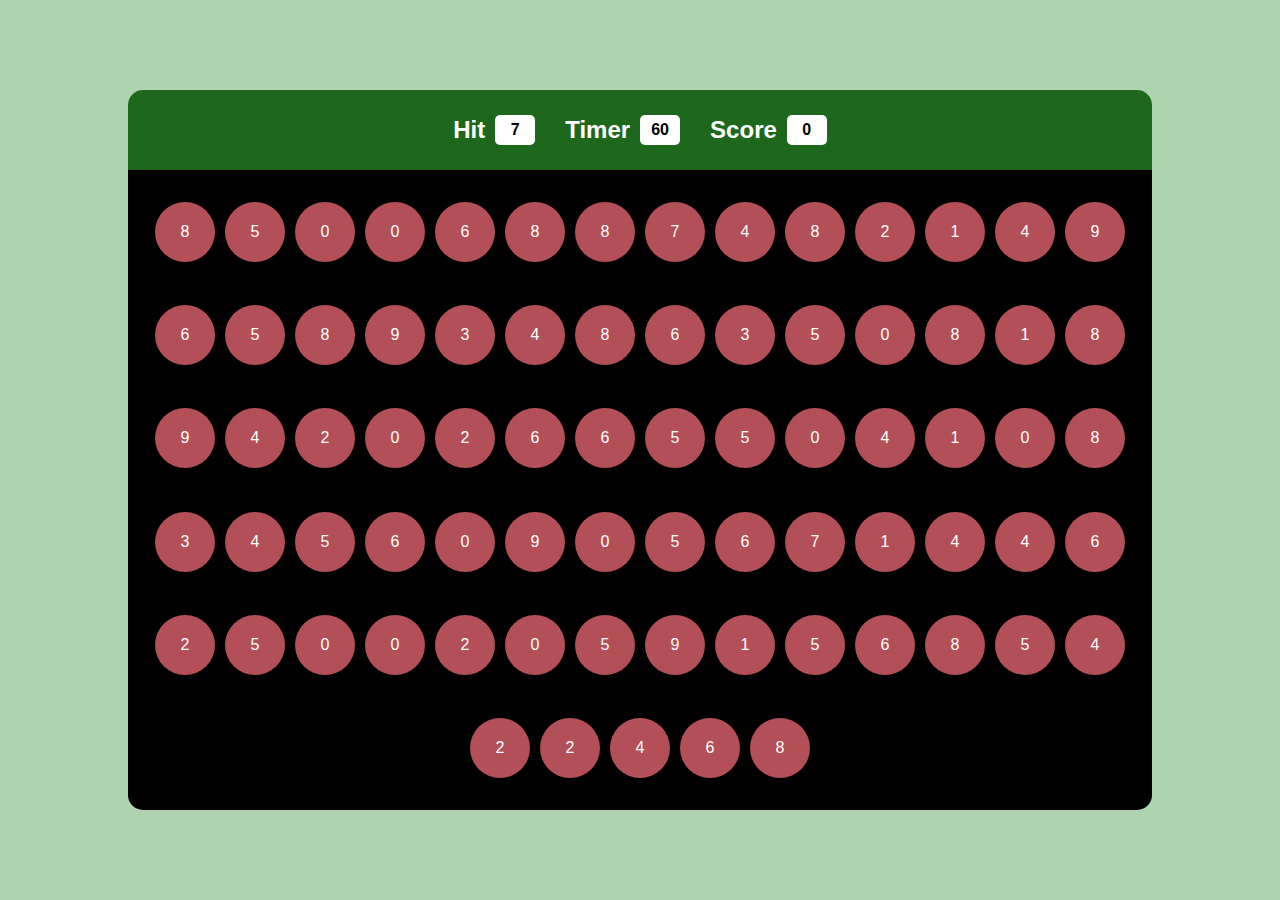
<file: Bubble-Game/index.html>
<!DOCTYPE html>
<html lang="en">
<head>
    <meta charset="UTF-8">
    <meta name="viewport" content="width=device-width, initial-scale=1.0">
    <link rel="stylesheet" href="styles.css"> 
    <title>Bubble Game</title>
</head>
<body>
    <!-- Main container -->
    <div class="main">
        <div class="pannel">
            
            <!-- Top panel to show game stats -->
            <div class="ptop">

                <!-- Section to display the current target number (Hit) -->
                <div class="enum">
                    <h2>Hit</h2>
                    <div id="myHit" class="box"></div>
                </div>

                <!-- Section to display the countdown timer -->
                <div class="enum">
                    <h2>Timer</h2>
                    <div id="innerTime" class="box"></div>
                </div>

                <!-- Section to display the player's score -->
                <div class="enum">
                    <h2>Score</h2>
                    <div id="myScore" class="box"></div>
                </div>

            </div>

            <!-- Bottom panel where bubbles will be displayed -->
            <div id="pannelBottom" class="pbottam"></div>
        </div>
    </div>  

    <script src="script.js"></script> 
</body>
</html>
</file>
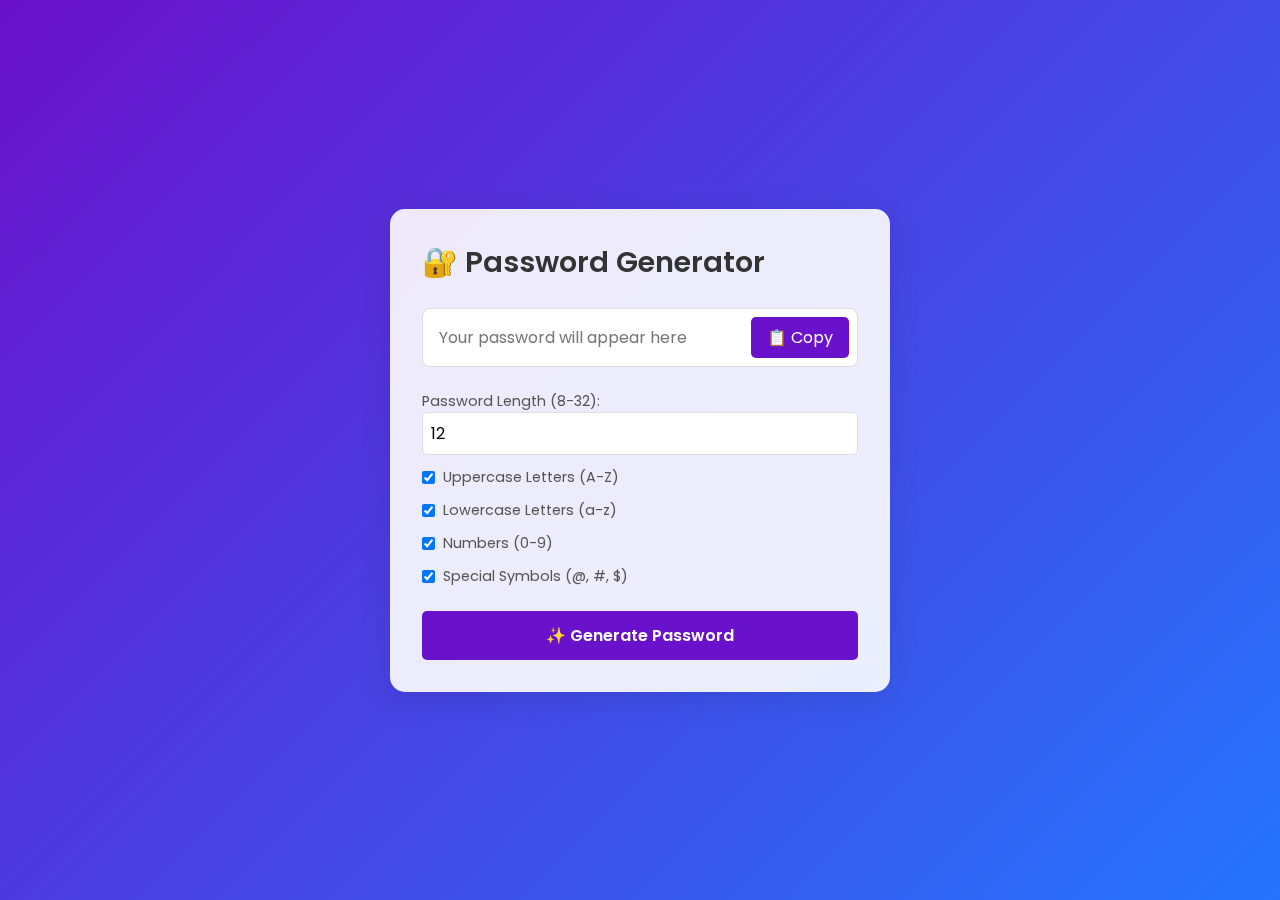
<file: Password-Generator-App/index.html>
<!DOCTYPE html>
<html lang="en">
<head>
  <meta charset="UTF-8">
  <meta name="viewport" content="width=device-width, initial-scale=1.0">
  <title>Password Generator</title>
  <link rel="stylesheet" href="style.css">
  <link href="https://fonts.googleapis.com/css2?family=Poppins:wght@400;600&display=swap" rel="stylesheet">
</head>
<body>

  <!-- Main Password Generator App Container -->
  <div class="app">
    
    <!-- App Title -->
    <h1>🔐 Password Generator</h1>

    <!-- Password Display Section -->
    <div class="password-display">
      <input type="text" id="password" readonly placeholder="Your password will appear here">
      <button id="copy-btn">📋 Copy</button>
    </div>

    <!-- Settings Section -->
    <div class="settings">

      <!-- Password Length Setting -->
      <div class="setting">
        <label for="length">Password Length (8-32):</label>
        <input type="number" id="length" min="8" max="32" value="12">
      </div>

      <!-- Character Type Options -->
      <div class="setting">
        <label>
          <input type="checkbox" id="uppercase" checked> Uppercase Letters (A-Z)
        </label>
      </div>

      <div class="setting">
        <label>
          <input type="checkbox" id="lowercase" checked> Lowercase Letters (a-z)
        </label>
      </div>

      <div class="setting">
        <label>
          <input type="checkbox" id="numbers" checked> Numbers (0-9)
        </label>
      </div>

      <div class="setting">
        <label>
          <input type="checkbox" id="symbols" checked> Special Symbols (@, #, $)
        </label>
      </div>

    </div>

    <!-- Generate Password Button -->
    <button id="generate-btn">✨ Generate Password</button>

  </div>

  <script src="script.js"></script>

</body>
</html>
</file>
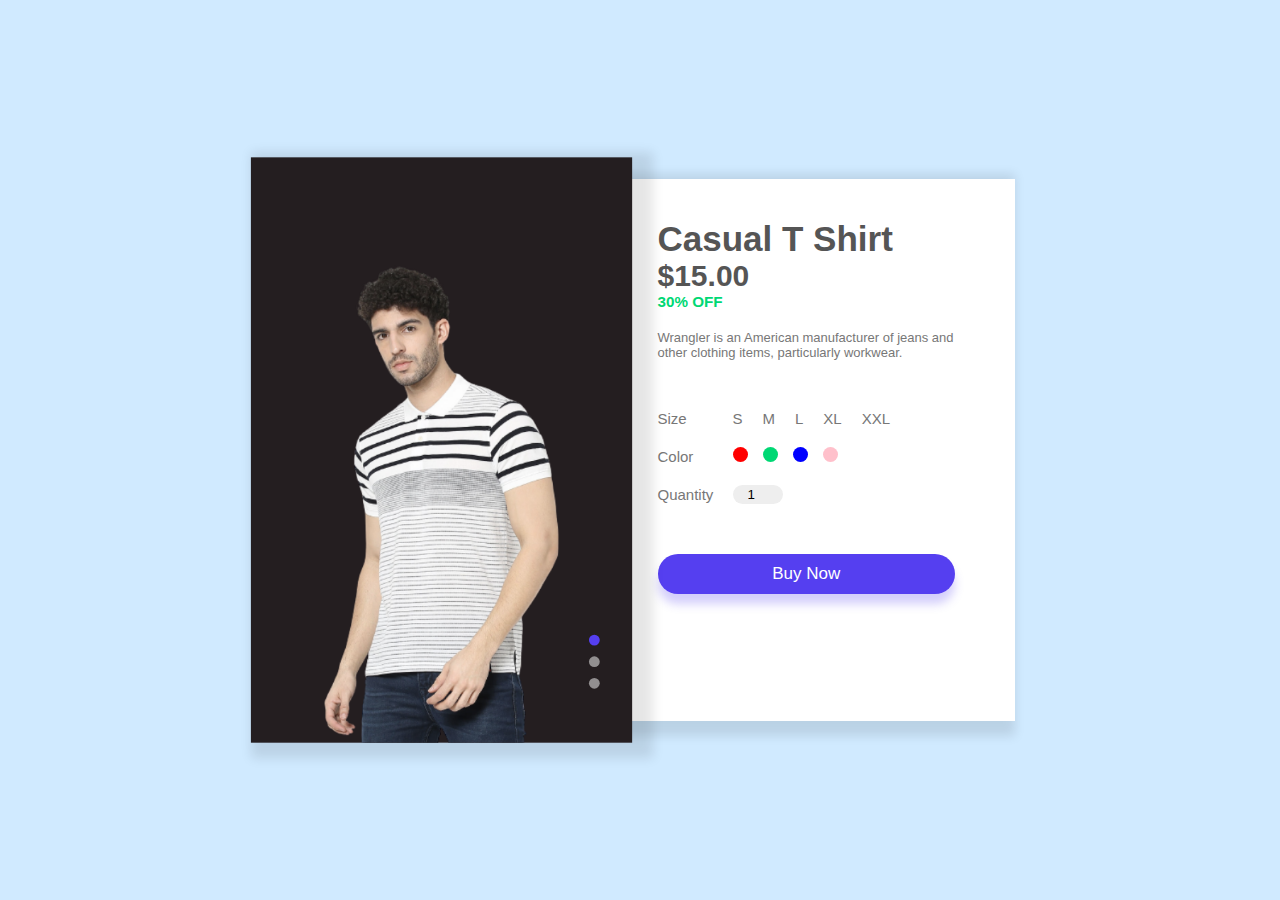
<file: Product-Page/index.html>
<!DOCTYPE html>
<html lang="en">
<head>
    <!-- Basic Page Setup -->
    <meta charset="UTF-8">
    <meta name="viewport" content="width=device-width, initial-scale=1.0">
    <title>Product Page</title>
    <!-- Link to External CSS -->
    <link rel="stylesheet" href="styles.css">
</head>
<body>
    <!-- Main Container for the Product Page -->
    <div class="container">
        <div class="product">

            <!-- Product Image Gallery Section -->
            <div class="gallery">
                <!-- Main Product Image -->
                <img src="images/image1.png" alt="Product Image" id="productImg">
                
                <!-- Image Control Buttons -->
                <div class="controls">
                    <span class="btn active"></span>
                    <span class="btn"></span>
                    <span class="btn"></span>
                </div>
            </div>

            <!-- Product Details Section -->
            <div class="details">
                <!-- Product Title and Price -->
                <h1>Casual T Shirt</h1>
                <h2>$15.00</h2>
                <h3>30% OFF</h3>

                <!-- Product Description -->
                <p>Wrangler is an American manufacturer of jeans and other clothing items, particularly workwear.</p>

                <!-- Product Selection Form -->
                <form>

                    <!-- Size Selection -->
                    <div class="size-select">
                        <p>Size</p>
                        <label for="small">
                            <input type="radio" name="size" id="small">
                            <span>S</span>
                        </label>
                        <label for="medium">
                            <input type="radio" name="size" id="medium">
                            <span>M</span>
                        </label>
                        <label for="large">
                            <input type="radio" name="size" id="large">
                            <span>L</span>
                        </label>
                        <label for="x-large">
                            <input type="radio" name="size" id="x-large">
                            <span>XL</span>
                        </label>
                        <label for="xx-large">
                            <input type="radio" name="size" id="xx-large">
                            <span>XXL</span>
                        </label>
                    </div>

                    <!-- Color Selection -->
                    <div class="color-select">
                        <p>Color</p>
                        <label for="red">
                            <input type="radio" name="color" id="red">
                            <span class="color-1"></span>
                        </label>
                        <label for="green">
                            <input type="radio" name="color" id="green">
                            <span class="color-2"></span>
                        </label>
                        <label for="blue">
                            <input type="radio" name="color" id="blue">
                            <span class="color-3"></span>
                        </label>
                        <label for="pink">
                            <input type="radio" name="color" id="pink">
                            <span class="color-4"></span>
                        </label>
                    </div>

                    <!-- Quantity Selection -->
                    <div class="quantity-select">
                        <p>Quantity</p>
                        <input type="number" value="1">
                    </div>

                    <!-- Buy Now Button -->
                    <button>Buy Now</button>
                </form>
            </div>
        </div>
    </div>

    <!-- JavaScript Section for Image Switch -->
    <script>
        // Select product image and control buttons
        let productImg = document.getElementById("productImg");
        let btn = document.getElementsByClassName("btn");

        // Image Change on First Button Click
        btn[0].onclick = function() {
            productImg.src = "images/image1.png";
            updateActiveButton(this);
        }

        btn[1].onclick = function() {
            productImg.src = "images/image2.png";
            updateActiveButton(this);
        }

        btn[2].onclick = function() {
            productImg.src = "images/image3.png";
            updateActiveButton(this);
        }

        // Function to Update Active Button
        function updateActiveButton(activeBtn) {
            for (let bt of btn) {
                bt.classList.remove("active");
            }
            activeBtn.classList.add("active");
        }
    </script>
</body>
</html>
</file>
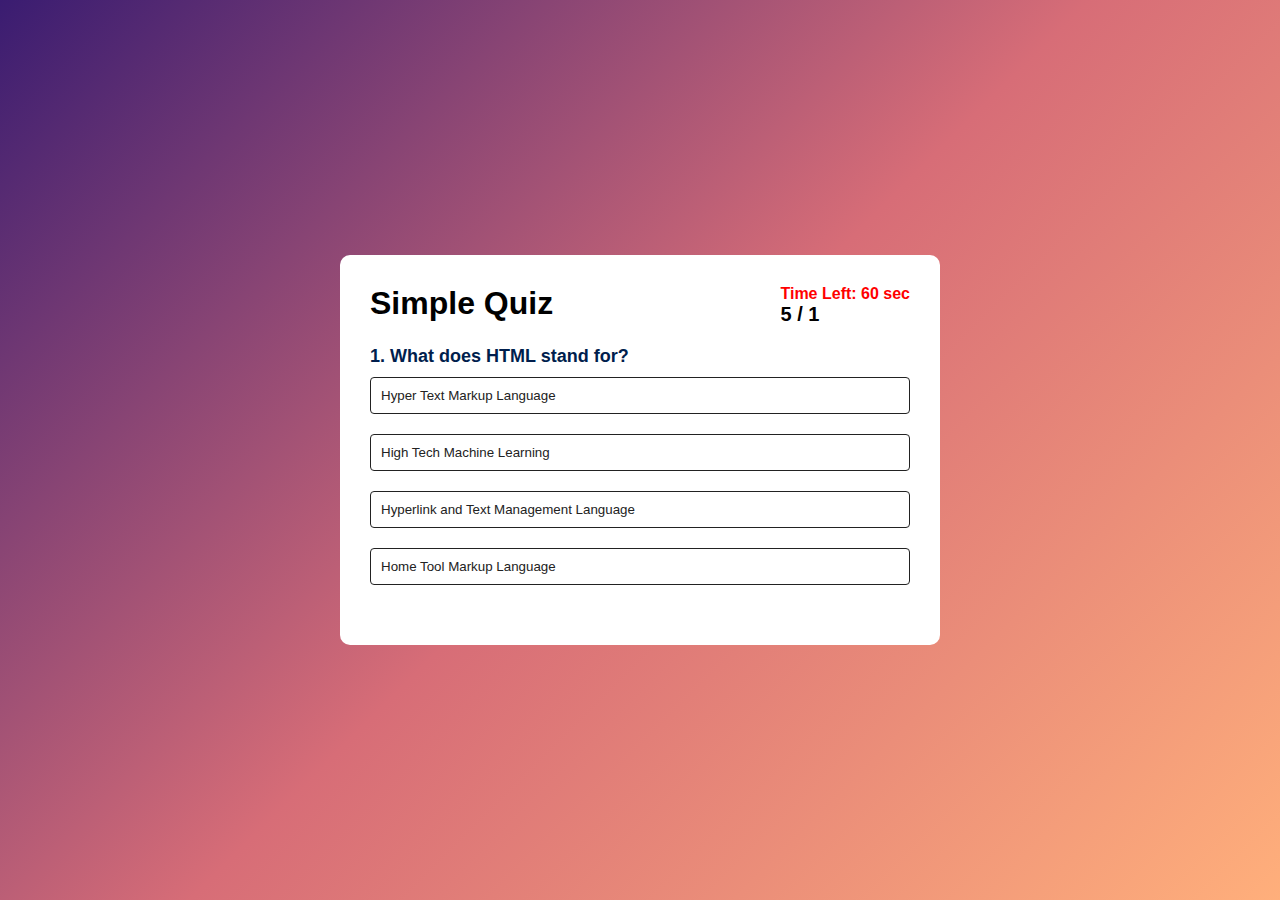
<file: Simple-Quiz-App/index.html>
<!DOCTYPE html>
<html lang="en">
<head>
    <meta charset="UTF-8">
    <meta name="viewport" content="width=device-width, initial-scale=1.0">
    <link rel="stylesheet" href="style.css">
    <title>Simple Quiz App</title>
</head>
<body>
    <!-- Main Quiz App Container -->
    <div class="app">
        
        <!-- Row containing Quiz Title and Timer -->
        <div class="row">
            <h1>Simple Quiz</h1>
            <div class="colum">
                <!-- Timer Section -->
                <p id="timer">Time Left: <span id="time-left">15</span> sec</p>
                <!-- Progress Indicator -->
                <h1 id="progress">5 / 0</h1>
            </div>
        </div>

        <!-- Quiz Question and Answer Section -->
        <div class="quiz">
            <h2 id="question">Question goes here</h2>
            <div id="answer-buttons">
                <!-- <button class="btn">Answer 1</button>
                <button class="btn">Answer 2</button>
                <button class="btn">Answer 3</button>
                <button class="btn">Answer 4</button> -->
            </div>
        </div>

        <!-- Next Button (Initially Hidden) -->
        <button id="next-btn">Next</button>
    </div>
</body>
<!-- JavaScript File for Quiz Logic -->
<script src="script.js"></script>
</html>
</file>
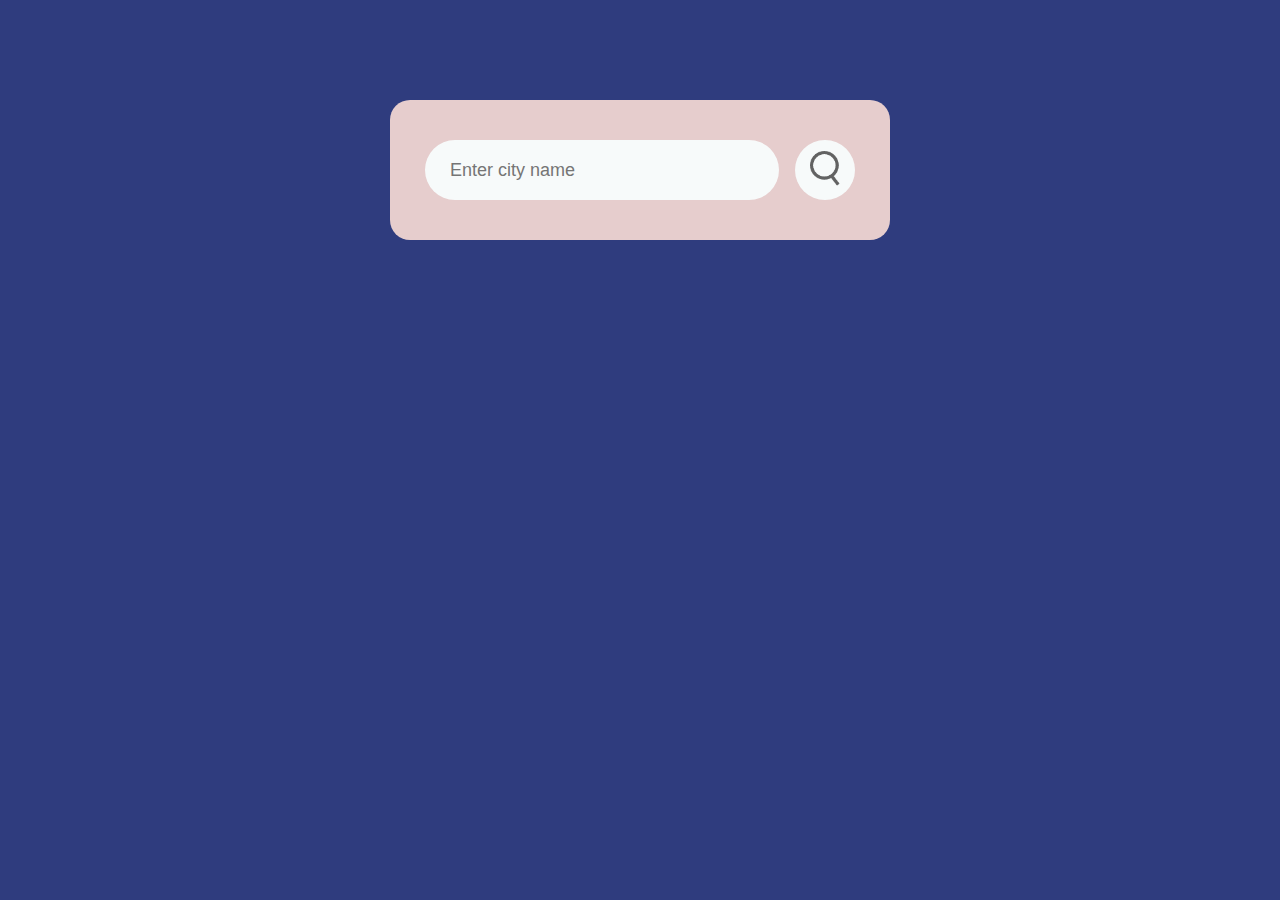
<file: Weather-Tracker-App/index.html>
<!DOCTYPE html>
<html lang="en">
<head>
    <meta charset="UTF-8">
    <meta name="viewport" content="width=device-width, initial-scale=1.0">
    <title>Weather App</title>
    <link rel="stylesheet" href="style.css">
</head>
<body>

    <div class="card">
        <!-- Search input and button -->
        <div class="search">
            <input type="text" placeholder="Enter city name" spellcheck="false">
            <button><img src="images/search.png" alt="Search"></button>
        </div>

        <!-- Error message (Hidden by default) -->
        <div class="error">
            <p>Invalid city name</p>
        </div>

        <!-- Weather details section -->
        <div class="weather">
            <img src="images/rain.png" class="weather-icon" alt="Weather icon">
            <h1 class="temp">22°C</h1>
            <h2 class="city">New York</h2>

            <div class="details">
                <div class="col">
                    <img src="images/humidity.png" alt="Humidity icon">
                    <div>
                        <p class="humidity">50%</p>
                        <p>Humidity</p>
                    </div>
                </div>

                <div class="col">
                    <img src="images/wind.png" alt="Wind icon">
                    <div>
                        <p class="wind">15 km/h</p>
                        <p>Wind Speed</p>
                    </div>
                </div>
            </div>
        </div>
    </div>
</body>
<script src="script.js"></script>
</html>
</file>
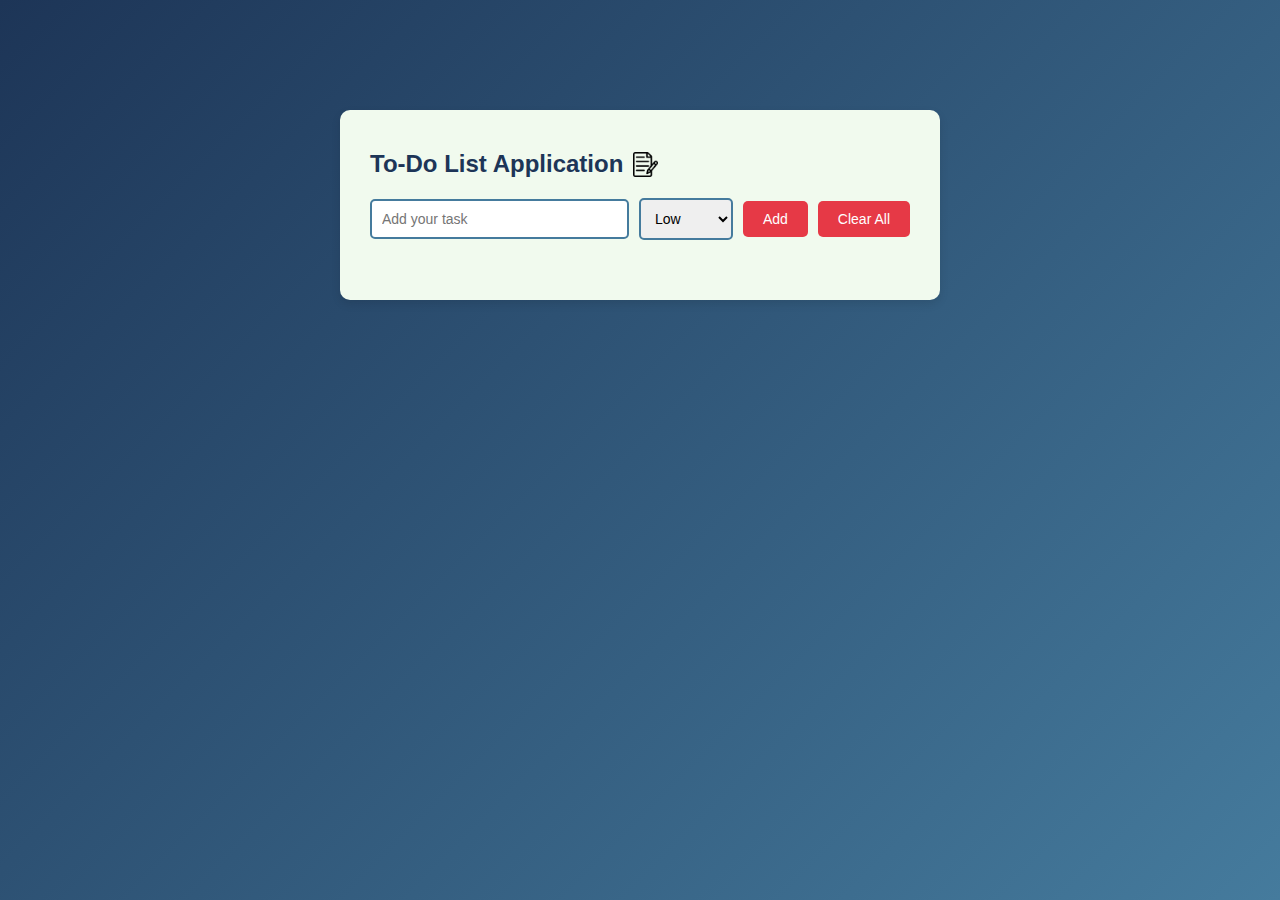
<file: Todo-List-App/todoListApp.html>
<!DOCTYPE html>
<html lang="en">
<head>
  <meta charset="UTF-8">
  <meta name="viewport" content="width=device-width, initial-scale=1.0">
  <title>Todo List App</title>
  <link rel="stylesheet" href="todoStyle.css">
</head>
<body>
  <div class="container">
    <div class="todo-app">
      <h2>To-Do List Application <img src="images/notes.png" alt=""></h2>
      <div class="row">
        <!-- Input box to add tasks -->
        <input type="text" id="input-box" placeholder="Add your task">
        
        <!-- Dropdown to select task priority -->
        <select id="priority-selector">
          <option value="low">Low</option>
          <option value="medium">Medium</option>
          <option value="high">High</option>
        </select>
        
        <!-- Buttons to add tasks or clear all -->
        <button onclick="addTask()">Add</button>
        <button onclick="clearAll()">Clear All</button>
      </div>
      
      <!-- Task list -->
      <ul id="list-container">

        <!-- <li class="low"><p>Task 1</p><span>×</span></li>
        <li class="medium checked"><p>Task 2</p><span>×</span></li> -->
        
      </ul>
    </div>
  </div>
  <script src="todoScript.js"></script>
</body>
</html>
</file>
<file: Bubble-Game/styles.css>
/* Resetting default margin, padding, and box-sizing */
* {
    margin: 0;
    padding: 0;
    box-sizing: border-box;
    font-family: sans-serif;
}

/* Ensure full width and height of the HTML and body */
html, body {
    width: 100%;
    height: 100%;
}

/* Main game background styling */
.main {
    height: 100%;
    width: 100%;
    background-color: rgb(174, 211, 174);
    display: flex;
    align-items: center;
    justify-content: center;
}

/* Panel styling for the game content */
.pannel {
    height: 80%;
    width: 80%;
    border-radius: 15px;
    overflow: hidden; /* Prevent content overflow */
}

/* Top panel to show game information */
.ptop {
    height: 80px;
    width: 100%;
    background-color: rgb(30, 104, 30);
    display: flex;
    justify-content: center;
    flex-wrap: wrap;
    padding: 10px;
    gap: 10px;
}

/* Styling for each game stat (Hit, Timer, Score) */
.enum {
    display: flex;
    align-items: center;
    gap: 10px;
    margin: 0 10px;
}

/* Box design for hit number, timer, and score */
.box {
    width: 40px;
    height: 30px;
    padding: 5px;
    background: #fff;
    border-radius: 5px;
    display: flex;
    justify-content: center;
    align-items: center;
    font-weight: 700;
}

/* Headings inside the top panel */
h2 {
    color: white;
}

/* Bottom panel where bubbles will appear */
.pbottam {
    display: flex;
    width: 100%;
    height: calc(100% - 80px);
    background-color: black;
    padding: 10px;
    flex-wrap: wrap;
    align-items: center;
    justify-content: center;
    color: white;
    text-align: center;
}

/* Bubble design */
.bubble {
    height: 60px;
    width: 60px;
    background-color: rgb(179, 79, 86);
    color: white;
    border-radius: 50%;
    display: flex;
    justify-content: center;
    align-items: center;
    margin: 5px;
    cursor: pointer;
}

/* Game over message styling */
#gameOver {
    text-align: center;
    color: white;
}

/* Restart button styling */
#restartBtn {
    padding: 10px 20px;
    margin-top: 10px;
    background-color: #ff5722; 
    color: white;
    border: none;
    border-radius: 5px;
    cursor: pointer;
}

/* Hover effect for restart button */
#restartBtn:hover {
    background-color: #e64a19;
}
</file>
<file: Password-Generator-App/style.css>
/* Reset default styles and set global properties */
*{
  margin: 0;
  padding: 0;
  font-family: 'Poppins', sans-serif;
  box-sizing: border-box;
}

/* Full-screen background with gradient */
body {
  background: linear-gradient(135deg, #6a11cb, #2575fc);
  display: flex;
  justify-content: center;
  align-items: center;
  height: 100vh;
  margin: 0;
  color: #333;
}

/* Main Password Generator App Container */
.app {
  background: rgba(255, 255, 255, 0.9);
  padding: 2rem;
  border-radius: 15px;
  box-shadow: 0 8px 32px rgba(0, 0, 0, 0.1);
  width: 90%;
  max-width: 500px;
  text-align: left;
  backdrop-filter: blur(10px);
}

/* App Title Styling */
h1 {
  margin-bottom: 1.5rem;
  font-size: 1.8rem;
  font-weight: 600;
  color: #333;
}

/* Password Display Section */
.password-display {
  display: flex;
  justify-content: space-between;
  align-items: center;
  margin-bottom: 1.5rem;
  background: #fff;
  border: 1px solid #ddd;
  border-radius: 8px;
  padding: 0.5rem;
}

/* Password Input Field */
#password {
  width: 70%;
  padding: 0.5rem;
  border: none;
  font-size: 1rem;
  outline: none;
  background: transparent;
}

/* Copy Button Styling */
#copy-btn {
  padding: 0.5rem 1rem;
  background: #6a11cb;
  color: #fff;
  border: none;
  border-radius: 5px;
  cursor: pointer;
  font-size: 1rem;
  transition: background 0.3s ease;
}

/* Hover effect for Copy Button */
#copy-btn:hover {
  background: #2575fc;
}

/* Settings Section */
.settings {
  text-align: left;
  margin-bottom: 1.5rem;
}

/* Individual Setting Row */
.setting {
  margin: 0.75rem 0;
}

/* Label Styling for Settings */
.setting label {
  display: flex;
  align-items: center;
  font-size: 0.9rem;
  color: #555;
}

/* Checkbox Styling */
.setting input[type="checkbox"] {
  margin-right: 0.5rem;
}

/* Input Field for Password Length */
.setting input[type="number"] {
  width: 100%;
  padding: 0.5rem;
  border: 1px solid #ddd;
  border-radius: 5px;
  font-size: 1rem;
  outline: none;
}

/* Generate Password Button Styling */
#generate-btn {
  padding: 0.75rem 1.5rem;
  background: #6a11cb;
  color: #fff;
  border: none;
  border-radius: 5px;
  cursor: pointer;
  font-size: 1rem;
  font-weight: 600;
  transition: background 0.3s ease;
  width: 100%;
}

/* Hover effect for Generate Password Button */
#generate-btn:hover {
  background: #2575fc;
}

/* Responsive Styles for Small Screens */
@media (max-width: 480px) {
  .app {
      padding: 1.5rem;
  }
}
</file>
<file: Product-Page/styles.css>
/* Reset default styles and set global font and box-sizing */
* {
    margin: 0;
    padding: 0;
    font-family: 'Poppins', sans-serif;
    box-sizing: border-box;
}

/* Container for the entire product layout */
.container {
    width: 100%;
    min-height: 100vh;
    background: #d0eaff;
    display: flex;
    align-items: center;
    justify-content: center;
}

/* Main product display with image and details */
.product {
    width: 90%;
    max-width: 750px;
    display: flex;
}

/* Product image gallery section */
.gallery {
    flex-basis: 47%;
    background: #241e20;
    transform: scale(1.08);
    box-shadow: 10px 5px 10px 10px rgba(0, 0, 0, 0.1);
    position: relative;
}

/* Product image styling */
.gallery img {
    width: 100%;
    display: block;
    padding-top: 100px;
}

/* Product details section */
.details {
    flex-basis: 53%;
    background: #fff;
    padding: 40px 60px 40px 40px;
    box-shadow: -10px 5px 10px 10px rgba(0, 0, 0, 0.1);
    font-size: 13px;
    font-weight: 500;
    color: #777;
}

/* Product title */
.details h1 {
    color: #555;
    font-size: 35px;
}

/* Product price */
.details h2 {
    color: #555;
    font-size: 30px;
    font-weight: 600;
}

/* Discount or offer label */
.details h3 {
    color: #00d874;
    margin-bottom: 20px;
}

/* Form for product options */
.details form {
    font-size: 15px;
    font-weight: 400;
}

/* Size selection options */
.size-select {
    display: flex;
    align-items: center;
    margin-top: 50px;
}

/* Label for size options */
.size-select p {
    width: 70px;
}

/* Highlight selected size */
.size-select input:checked + span {
    color: blue;
    font-weight: 600;
}

/* Hide default radio buttons for size */
.size-select input {
    display: none;
}

/* Size option styling */
.size-select span {
    padding: 5px;
    margin-right: 10px;
    cursor: pointer;
}

/* Color selection options */
.color-select {
    display: flex;
    align-items: center;
    margin-top: 20px;
}

/* Label for color options */
.color-select p {
    width: 75px;
}

/* Circle representation for each color */
.color-select span {
    display: inline-block;
    width: 15px;
    height: 15px;
    border-radius: 50%;
    margin-right: 15px;
    cursor: pointer;
}

/* Different color choices */
.color-1 { background: red; }
.color-2 { background: #00d874; }
.color-3 { background: blue; }
.color-4 { background: pink; }

/* Hide default color radio buttons */
.color-select input {
    display: none;
}

/* Highlight selected color with scale and border */
.color-select input:checked + span {
    transform: scale(0.7);
    box-shadow: 0 0 0 4px #fff, 0 0 0 6px #000;
}

/* Quantity selection section */
.quantity-select {
    display: flex;
    align-items: center;
    margin-top: 20px;
}

/* Label for quantity */
.quantity-select p {
    width: 75px;
}

/* Quantity input field */
.quantity-select input {
    background: #eee;
    border: 0;
    outline: 0;
    padding: 2px 2px 2px 15px;
    width: 50px;
    border-radius: 12px;
}

/* Add to cart button styling */
form button {
    background: #553ff0;
    color: #fff;
    font-size: 17px;
    width: 100%;
    padding: 10px;
    border-radius: 30px;
    border: 0;
    outline: 0;
    margin-top: 50px;
    box-shadow: 0 10px 10px rgba(85, 63, 240, 0.25);
    cursor: pointer;
}

/* Image navigation controls */
.controls {
    position: absolute;
    bottom: 40px;
    right: 20px;
}

/* Navigation buttons for image gallery */
.btn {
    display: block;
    width: 10px;
    height: 10px;
    border-radius: 50%;
    background: rgba(255, 255, 255, 0.5);
    margin: 10px;
    cursor: pointer;
}

/* Active navigation button */
.btn.active {
    background-color: #553ff0;
}
</file>
<file: Simple-Quiz-App/style.css>
/* Reset default styles and set global properties */
*{
    margin: 0;
    padding: 0;
    font-family: sans-serif;
    box-sizing: border-box;
}

/* Full-screen background with gradient */
body{
    background: linear-gradient(135deg, #3a1c71, #d76d77, #ffaf7b);
    width: 100%;
    height: 100vh;
    display: flex;
    flex-direction: column;
    align-items: center;
    justify-content: center;
}

/* Progress display styling */
#progress {
    font-size: 20px;
    font-weight: bold;
    color: #010000;
}

/* Main Quiz App Container */
.app{
    background-color: #fff;
    width: 90%;
    max-width: 600px;
    border-radius: 10px;
    padding: 30px;
}

/* Row layout for quiz title and timer */
.row{
    display: flex;
    justify-content: space-between;
}

/* Timer Styling */
#timer {
    font-size: 16px;
    color: red;
    font-weight: bold;
}

/* Quiz Section */
.quiz{
    padding: 20px 0;
}

/* Question Styling */
.quiz h2{
    font-size: 18px;
    color: #001e4d;
    font-weight: 600;
}

/* Answer Buttons */
.btn{
    background: #fff;
    color: #222;
    font-weight: 500;
    width: 100%;
    border: 1px solid #222;
    padding: 10px;
    margin: 10px 0;
    text-align: left;
    border-radius: 4px;
    cursor: pointer;
}

/* Hover effect for answer buttons */
.btn:hover:not([disabled]){
    background: #222;
    color: #fff;
}

/* Disabled button style */
.btn:disabled{
    cursor: no-drop;
}

/* Next Button Styling */
#next-btn{
    background: #001e4d;
    color: #fff;
    font-weight: 500;
    width: 150px;
    border: 0;
    padding: 10px;
    margin: 20px auto 0;
    border-radius: 4px;
    cursor: pointer;
    display: none; /* Hidden by default */
}

/* Correct answer style */
.correct{
    background: lightgreen;
}

/* Incorrect answer style */
.incorrect{
    background: #ff9393;
}
</file>
<file: Weather-Tracker-App/style.css>
/* Global Reset */
* {
    margin: 0;
    padding: 0;
    box-sizing: border-box;
    font-family: sans-serif;
}

/* Body Styling */
body {
    background-color: #2F3C7E;
}

/* Weather Card */
.card {
    width: 90%;
    max-width: 500px;
    background-color: #e6cdcd;
    color: black;
    margin: 100px auto 0;
    border-radius: 20px;
    padding: 40px 35px;
    text-align: center;
}

/* Search Bar */
.search {
    width: 100%;
    display: flex;
    align-items: center;
    justify-content: center;
}

.search input {
    border: 0;
    outline: 0;
    background-color: #f7fafa;
    color: #1c1b1b;
    padding: 10px 25px;
    height: 60px;
    border-radius: 30px;
    flex: 1;
    margin-right: 16px;
    font-size: 18px;
}

.search button {
    border: 0;
    outline: 0;
    background-color: #f7fafa;
    border-radius: 50%;
    width: 60px;
    height: 60px;
    cursor: pointer;
}

.search button img {
    width: 30px;
}

/* Weather Icon */
.weather-icon {
    width: 120px;
    margin: 20px 0;
}

/* Temperature Styling */
.temp {
    font-size: 50px;
    font-weight: 600;
}

/* City Name Styling */
.city {
    font-size: 30px;
    font-weight: 500;
    margin-top: 5px;
}

/* Weather Details */
.details {
    display: flex;
    justify-content: space-between;
    margin-top: 30px;
}

/* Individual Column Styling */
.col {
    display: flex;
    align-items: center;
    text-align: left;
}

.col img {
    width: 40px;
    margin-right: 10px;
}

/* Humidity & Wind Speed Styling */
.humidity, .wind {
    font-size: 20px;
    font-weight: 500;
}

/* Weather Section (Initially Hidden) */
.weather {
    display: none;
}

/* Error Message (Initially Hidden) */
.error {
    display: none;
    color: red;
    font-size: 18px;
    margin-top: 10px;
}
</file>
<file: Todo-List-App/todoStyle.css>
/* Reset default styles and set global font and box-sizing */
* {
    margin: 0;
    padding: 0;
    font-family: 'Poppins', sans-serif;
    box-sizing: border-box;
}

/* Full-page container with gradient background */
.container {
    width: 100%;
    min-height: 100vh;
    background: linear-gradient(135deg, #1d3557, #457b9d);
    padding: 10px;
}

/* Main app box with centered layout and styling */
.todo-app {
    width: 100%;
    max-width: 600px;
    background: #f1faee;
    margin: 100px auto;
    padding: 40px 30px;
    border-radius: 10px;
    box-shadow: 0 4px 10px rgba(0, 0, 0, 0.1);
}

/* Heading with color and optional icon alignment */
.todo-app h2 {
    color: #1d3557;
    display: flex;
    align-items: center;
    margin-bottom: 20px;
}

.todo-app h2 img {
    width: 25px;
    margin-left: 10px;
}

/* Layout for input fields and buttons */
.row {
    display: flex;
    align-items: center;
    gap: 10px;
    margin-bottom: 20px;
    flex-wrap: wrap; /* Items ko wrap hone do */
    justify-content: center; /* Center align karne ke liye */
}



/* Styling for input fields and dropdown */
input,select {
    border: 2px solid #457b9d;
    padding: 10px;
    border-radius: 5px;
    outline: none;
    font-size: 14px;
}

/* Make input box take full available space */
#input-box{
  flex: 1;
}

/* Button styling with hover effect */
button {
    border: none;
    padding: 10px 20px;
    background: #e63946;
    color: white;
    font-size: 14px;
    border-radius: 5px;
    cursor: pointer;
    transition: background-color 0.3s;
}

button:hover {
    background: #d62839;
}

/* Styling for task items */
ul li {
    list-style: none;
    font-size: 16px;
    padding: 12px 12px 12px 50px; 
    border: 1px solid #457b9d;
    margin-bottom: 10px;
    border-radius: 5px;
    display: flex;
    align-items: center;
    position: relative;
    flex-wrap: wrap;
    word-wrap: break-word;
}

/* Circle icon for unchecked tasks */
ul li::before {
    content: '';
    position: absolute;
    height: 28px;
    width: 28px;
    border-radius: 50%;
    background-image: url(./images/uncheck.png);
    background-size: cover;
    background-position: center;
    left: 12px; 
    top: 50%; 
    transform: translateY(-50%); 
}

/* Strikethrough style for completed tasks */
ul li.checked p {
    color: #555;
    text-decoration: line-through; 
}

/* Change icon for checked tasks */
ul li.checked::before {
    background-image: url(./images/check.png);
}

/* Delete button styling */
ul li span {
    cursor: pointer;
    color: #e63946;
    font-weight: bold;
    margin-left: auto; 
} 

/* Text wrapping within task items */  
ul li p {
    word-wrap: break-word;
    max-width: calc(100% - 40px); 
} 

/* Stop animation when task is checked */
ul li.checked.high {
    animation: none; 
}
  
/* Priority indicators with left border colors */
ul li.low {
    border-left: 5px solid #457b9d;
}
  
ul li.medium {
    border-left: 5px solid #f4a261;
} 
  
ul li.high {
    border-left: 5px solid #e63946;
    animation: blink 1s infinite;
}
 
/* Blinking background animation */
@keyframes blink {
    0% {
        background-color: #ffe5e5;
    }
    50% {
        background-color: transparent;
    }
    100% {
        background-color: #ffe5e5;
    }
}
</file>
